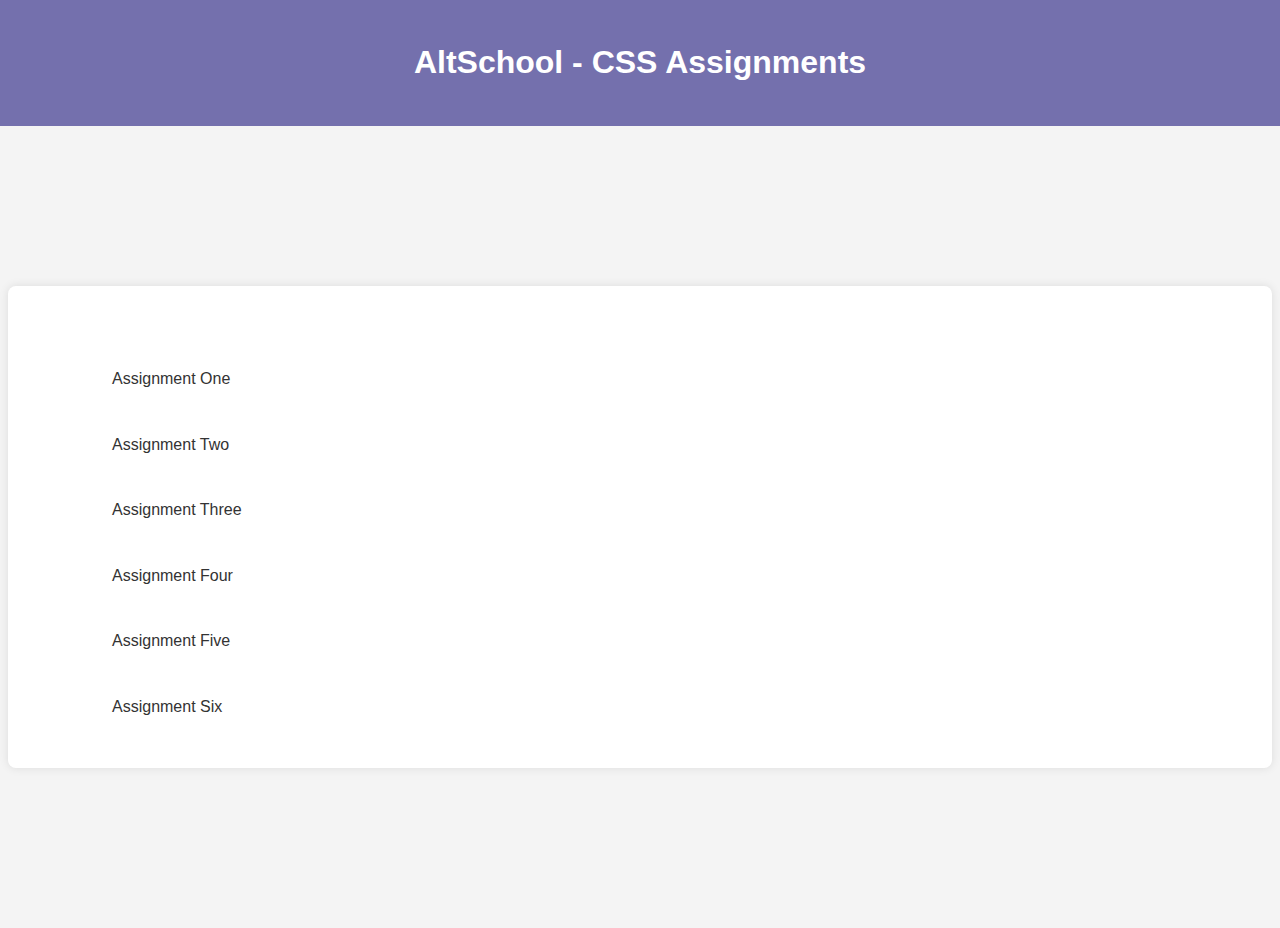
<file: index.html>
<!DOCTYPE html>
<html lang="en">
<head>
    <meta charset="UTF-8">
    <meta name="viewport" content="width=device-width, initial-scale=1.0">
    <title>Altshcool - CSS Assignments</title>
    <link rel="stylesheet" href="styles.css">
</head>
<body>
    <header>
        <h1>AltSchool - CSS Assignments</h1>
    </header>

    <div class="home-container">
        <ul>
            <li><a href="./assignment_one/index.html">Assignment One</a></li>
            <li><a href="./assignment_two/">Assignment Two</a></li>
            <li><a href="./assignment_three/">Assignment Three</a></li>
            <li><a href="./assignment_four/">Assignment Four</a></li>
            <li><a href="./assignment_five/">Assignment Five</a></li>
            <li><a href="./assignment_six/">Assignment Six</a></li>
        </ul>
    </div>
    
</body>
</html>
</file>
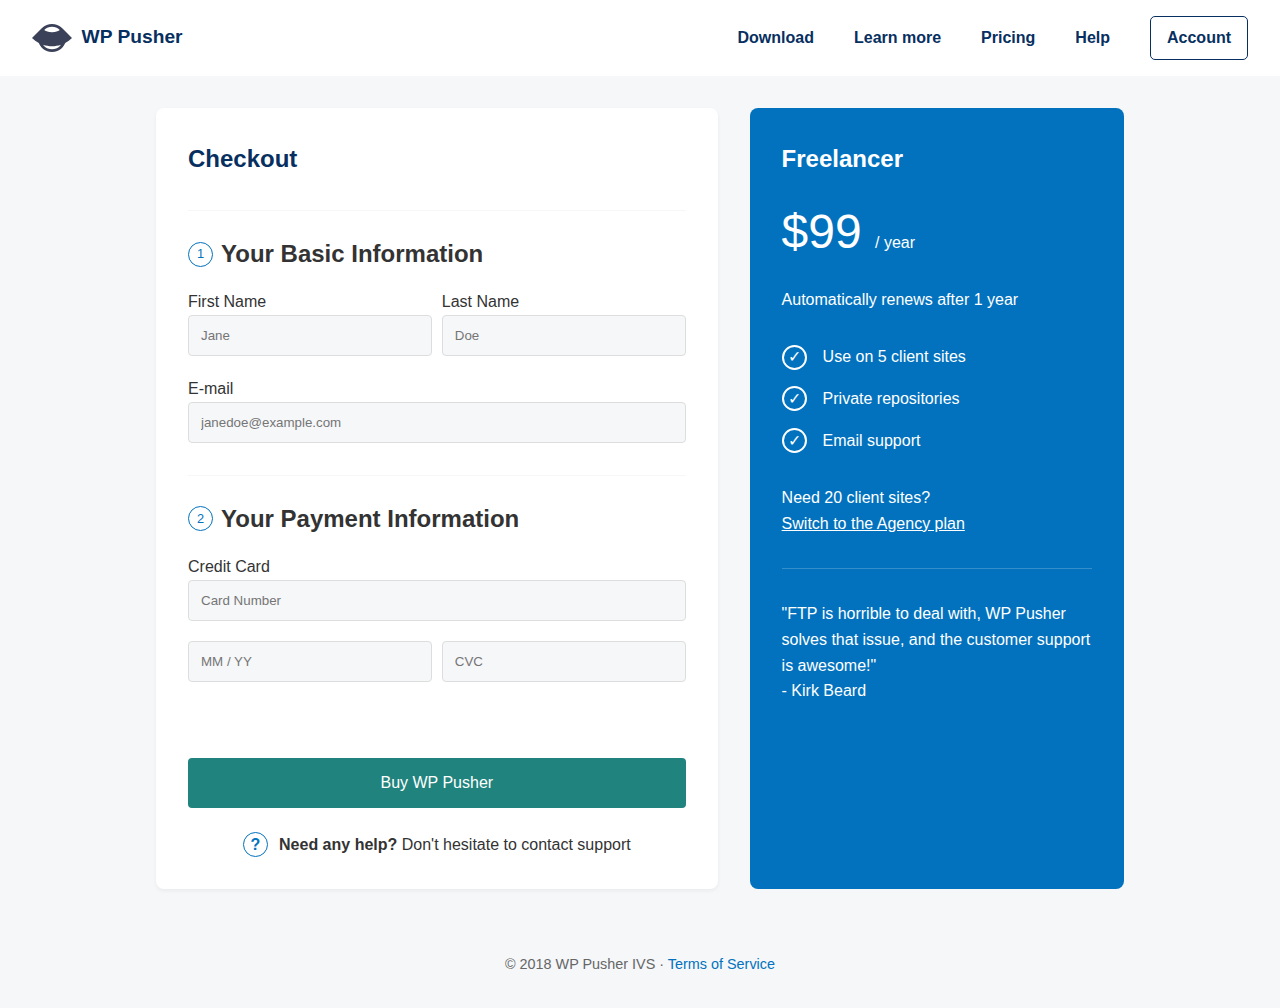
<file: assignment_five/index.html>
<!DOCTYPE html>
<html lang="en">
<head>
    <meta charset="UTF-8">
    <meta name="viewport" content="width=device-width, initial-scale=1.0">
    <title>WP Pusher</title>
    <link rel="stylesheet" href="styles.css">
</head>
<body>
    <header class="header">
        <div class="logo">
            <img src="../assets/logoipsum-294_wp-pusher.svg" alt="WP Pusher Logo">
            WP Pusher
        </div>
        <nav>
            <a href="#">Download</a>
            <a href="#">Learn more</a>
            <a href="#">Pricing</a>
            <a href="#">Help</a>
            <a href="#" class="account-nav">Account</a>
        </nav>
    </header>

    <main class="container">
        <div class="checkout">
            <h1>Checkout</h1>
            
            <div class="form-section">
                <div class="section-header">
                    <span class="header-number">1</span>
                    <h2>Your Basic Information</h2>
                </div>

                <div>
                    <div class="input-group">
                        <div class="input-field">
                            <label id="name-label" for="first-name">First Name</label>
                            <input id="first-name" type="text" placeholder="Jane" />
                        </div>
                        <div class="input-field">
                            <label id="name-label" for="last-name">Last Name</label>
                            <input id="last-name" type="text" placeholder="Doe" />
                        </div>
                    </div>

                    <!-- update class -->
                    <div class="input-field"> 
                        <label id="email-label" for="email">E-mail</label>
                        <input id="email" type="email" placeholder="janedoe@example.com">
                    </div>
                </div>
            </div>

            <div class="form-section">
                <div class="section-header">
                    <span class="header-number">2</span>
                    <h2>Your Payment Information</h2>
                </div>
                <div>
                    <div class="input-field">
                        <label for="card">Credit Card</label>
                        <input id="card" type="text" placeholder="Card Number">
                    </div>
                    <div class="input-group">
                        <div class="input-field">
                            <input type="text" placeholder="MM / YY">
                        </div>
                        <div class="input-field">
                            <input type="text" placeholder="CVC">
                        </div>
                    </div>
                    
                </div>
            </div>

            <button class="buy-btn">Buy WP Pusher</button>

            <div class="help">
                <span class="header-number">?</span>
                <p><span>Need any help?</span> Don't hesitate to contact support</p>
            </div>
        </div>

        <div class="pricing">
            <h2>Freelancer</h2>
            <div class="price">$99 <span>/ year</span></div>
            <p>Automatically renews after 1 year</p>

            <ul class="features">
                <li><span>✓</span> Use on 5 client sites</li>
                <li><span>✓</span> Private repositories</li>
                <li><span>✓</span> Email support</li>
            </ul>

            <div class="switch">
                <p>Need 20 client sites? <br> <a href="#" class="switch-plan">Switch to the Agency plan</a></p>
            </div>
            

            <div class="testimonial">
                <p>"FTP is horrible to deal with, WP Pusher solves that issue, and the customer support is awesome!"</p>
                <p>- Kirk Beard</p>
            </div>
        </div>
    </main>

    <footer>
        © 2018 WP Pusher IVS · <a href="#">Terms of Service</a>
    </footer>
</body>
</html>
</file>
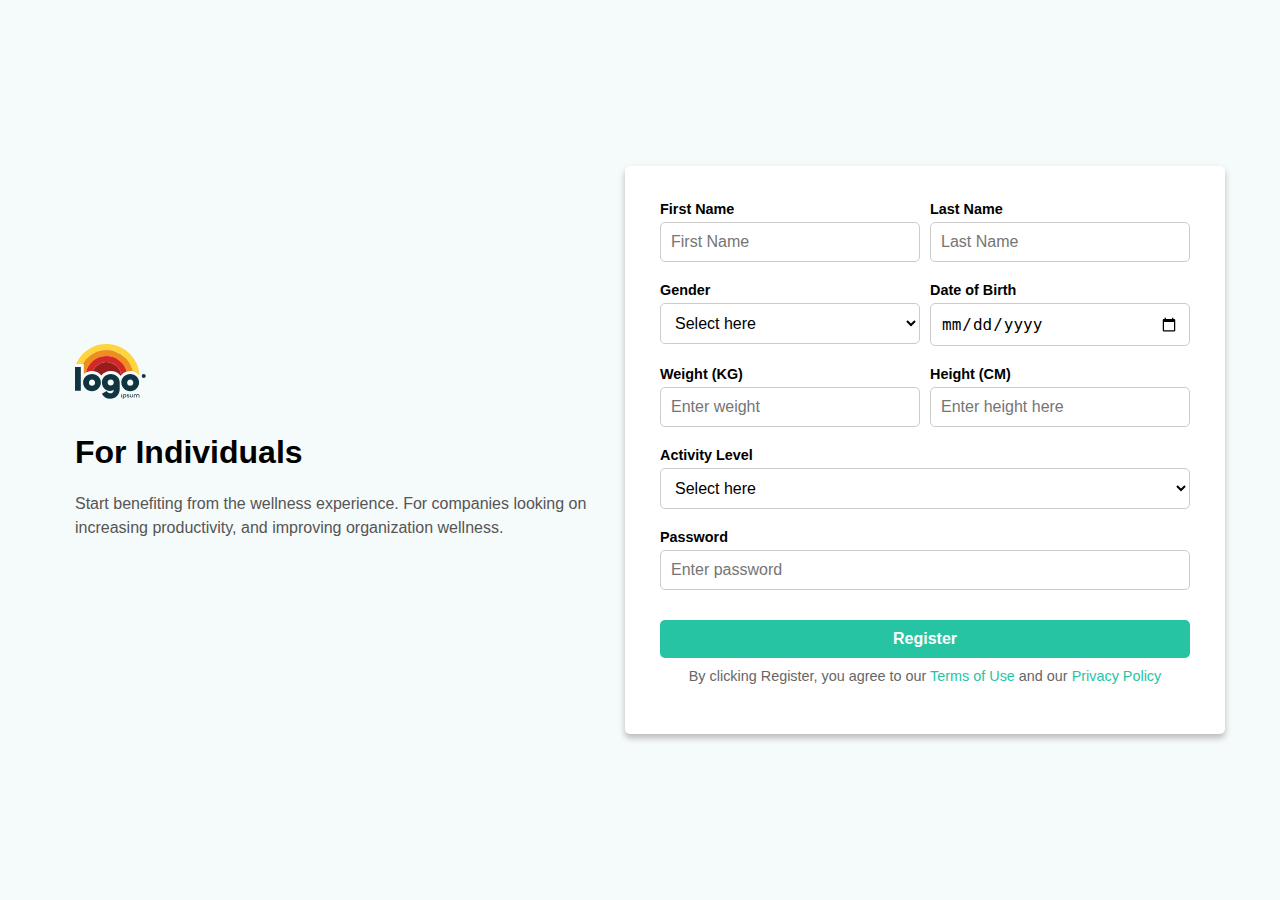
<file: assignment_four/index.html>
<!DOCTYPE html>
<html lang="en">

<head>
    <meta charset="UTF-8" />
    <meta name="viewport" content="width=device-width, initial-scale=1.0" />
    <title>Web Development Training</title>
    <link rel="stylesheet" href="styles.css" />
</head>

<body>
    <div class="container">
        <div class="left">
            <img src="../assets/logoipsum-331.svg" alt="placeholder logo" class="logo" />
            <h1>For Individuals</h1>
            <p>
                Start benefiting from the wellness experience. For companies looking
                on increasing productivity, and improving organization wellness.
            </p>
        </div>

        <div class="right">
            <form id="Registration-form">
                <div class="input-group">
                    <div class="input-field">
                        <label id="name-label" for="first-name">First Name</label>
                        <input id="first-name" type="text" placeholder="First Name" />
                    </div>
                    <div class="input-field">
                        <label id="name-label" for="last-name">Last Name</label>
                        <input id="last-name" type="text" placeholder="Last Name" />
                    </div>
                </div>

                <div class="input-group">
                    <div class="input-field">
                        <label for="gender">Gender</label>
                        <select id="gender">
                            <option value="select">Select here</option>
                            <option value="male">Male</option>
                            <option value="female">Female</option>
                        </select>
                    </div>
                    <div class="input-field">
                        <label id="dob-label" for="dob">Date of Birth</label>
                        <input type="date" id="dob" onfocus="this.type='date'" onblur="if(this.value===''){this.type='text'}" placeholder="Select here">
                    </div>
                </div>

                <div class="input-group">
                    <div class="input-field">
                        <label id="weight-label" for="weight">Weight (KG)</label>
                        <input id="weight" type="number" placeholder="Enter weight" required />
                    </div>
                    <div class="input-field">
                        <label id="height-label" for="height">Height (CM)</label>
                        <input id="height" type="number" placeholder="Enter height here" required />
                    </div>
                </div>

                <div class="input-field">
                    <label for="activity">Activity Level</label>
                <select id="activity">
                    <option value="select">Select here</option>
                    <option value="sedentary">Sedentary</option>
                    <option value="moderate">Moderate</option>
                    <option value="active">Active</option>
                </select>
                </div>

                <div class="input-field">
                    <label for="password">Password</label>
                <input id="password" type="password" placeholder="Enter password" required />
                </div>

                <button id="register" type="submit">Register</button>

                <p class="terms">
                    By clicking Register, you agree to our
                    <a href="#">Terms of Use</a> and our <a href="#">Privacy Policy</a>
                </p>
            </form>
        </div>
    </div>
</body>

</html>
</file>
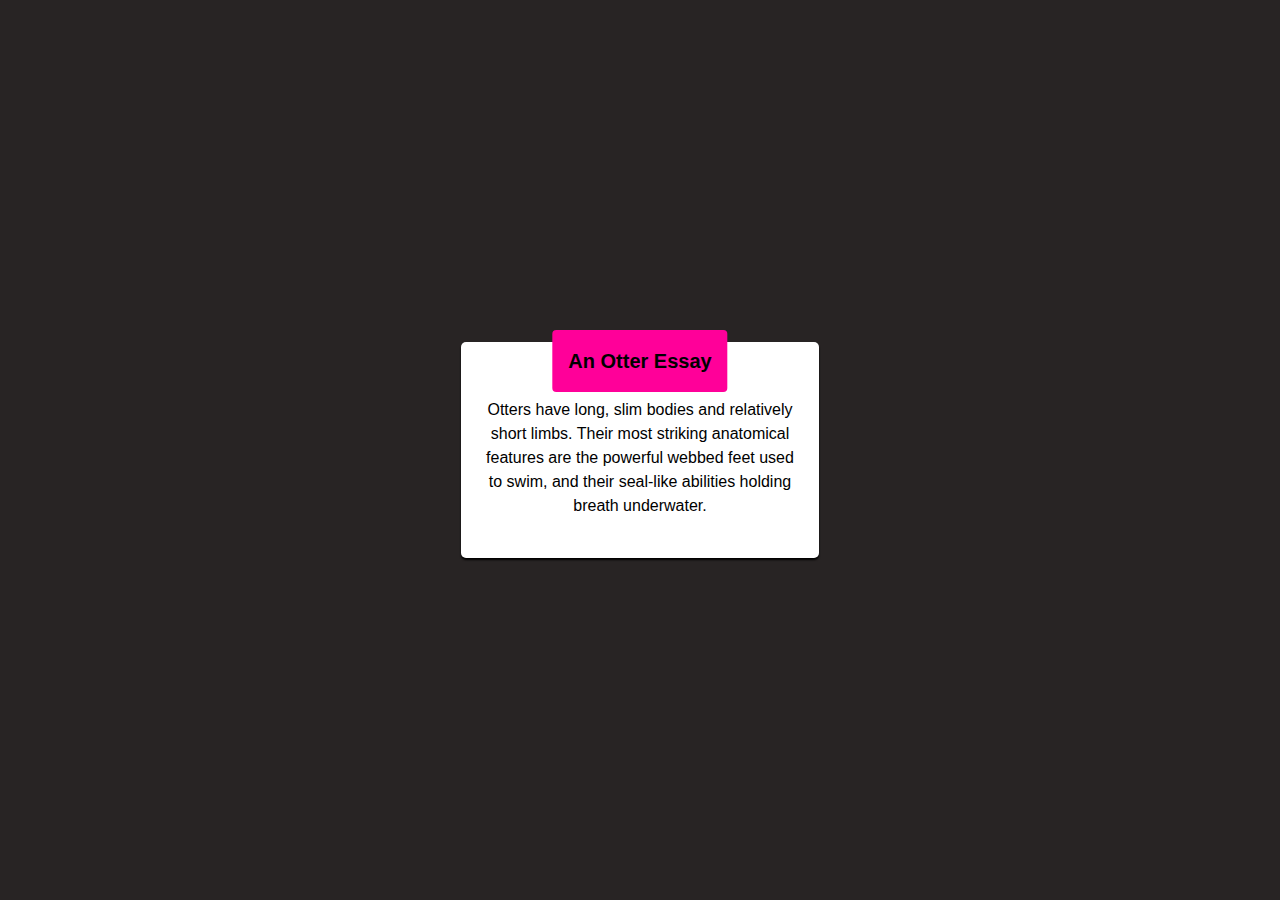
<file: assignment_one/index.html>
<!DOCTYPE html>
<html lang="en">
<head>
    <meta charset="UTF-8">
    <meta name="viewport" content="width=device-width, initial-scale=1.0">
    <title>Otter Essay</title>
    <link rel="stylesheet" href="styles.css">
</head>
<body>
    <div class="card">
        <h1>An Otter Essay</h1>
        <p>Otters have long, slim bodies and relatively short limbs. Their most striking anatomical features are the powerful webbed feet used to swim, and their seal-like abilities holding breath underwater.</p>
    </div>
</body>
</html>
</file>
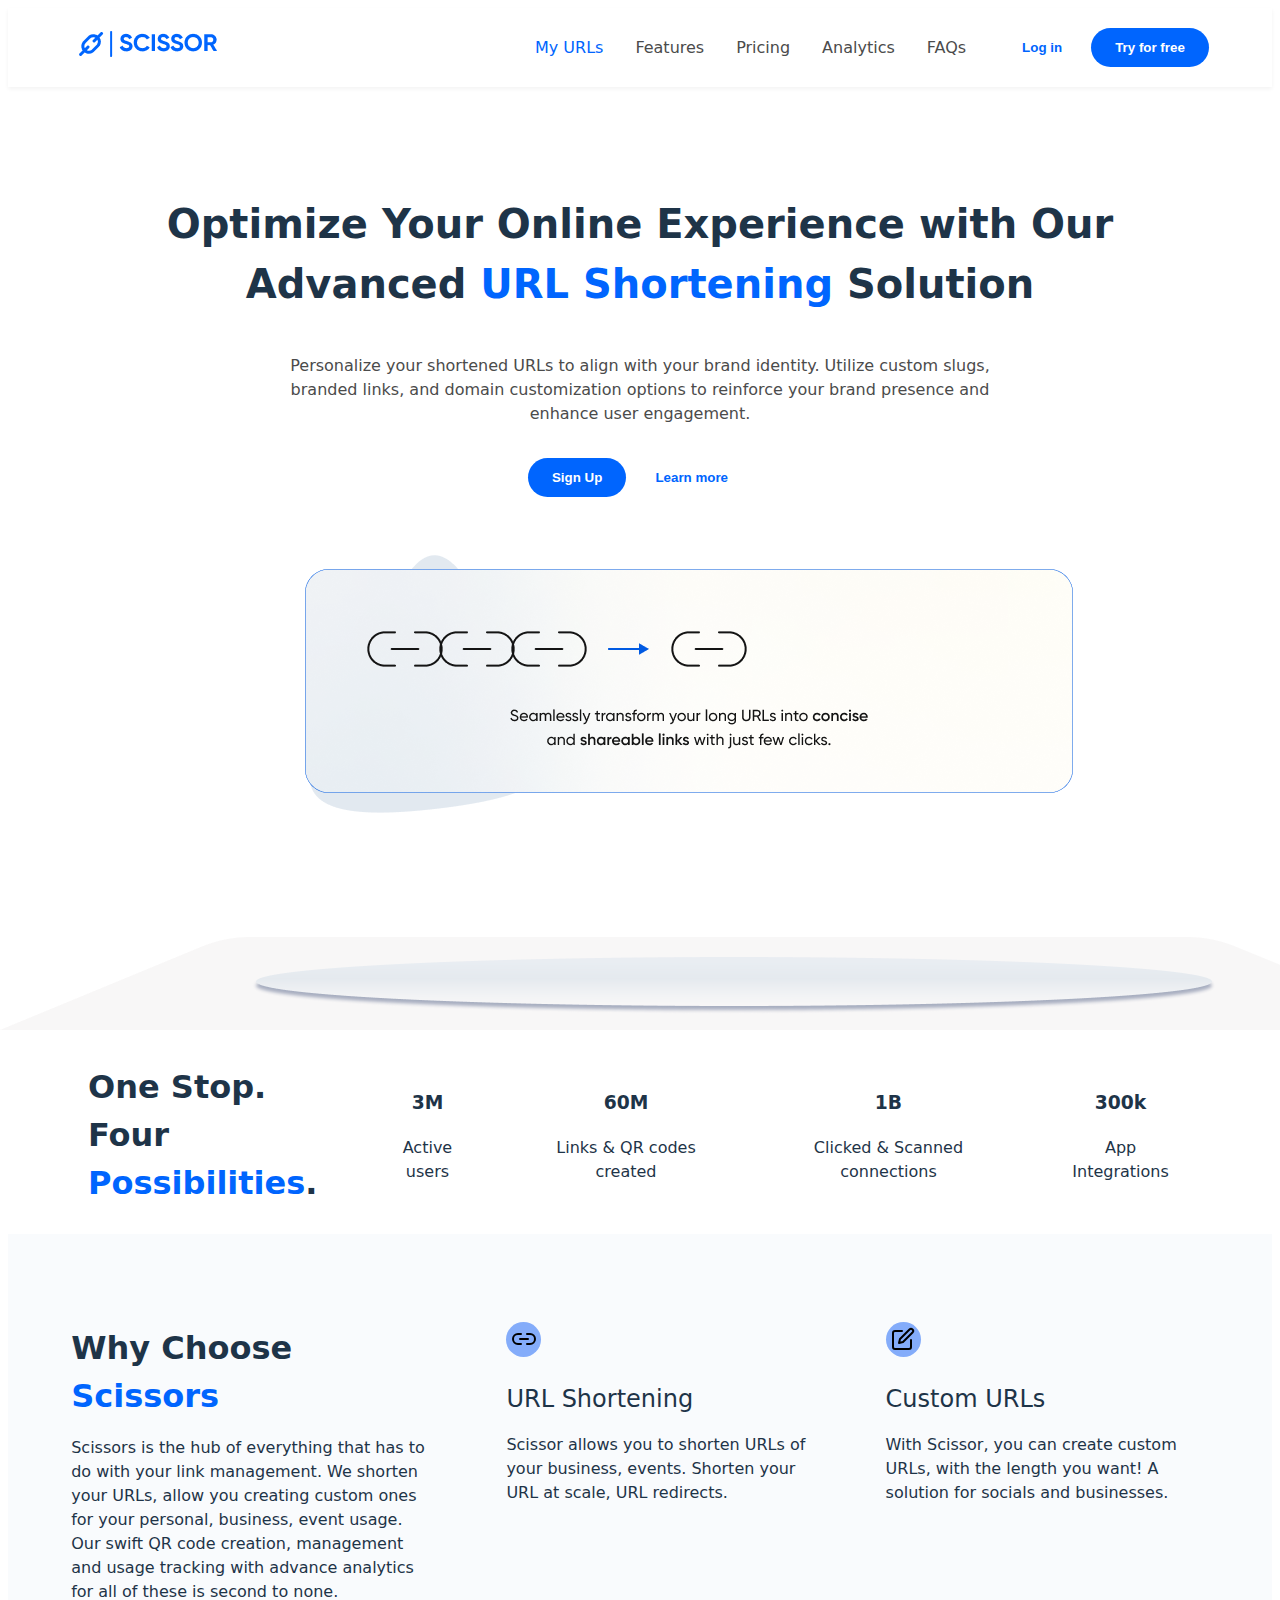
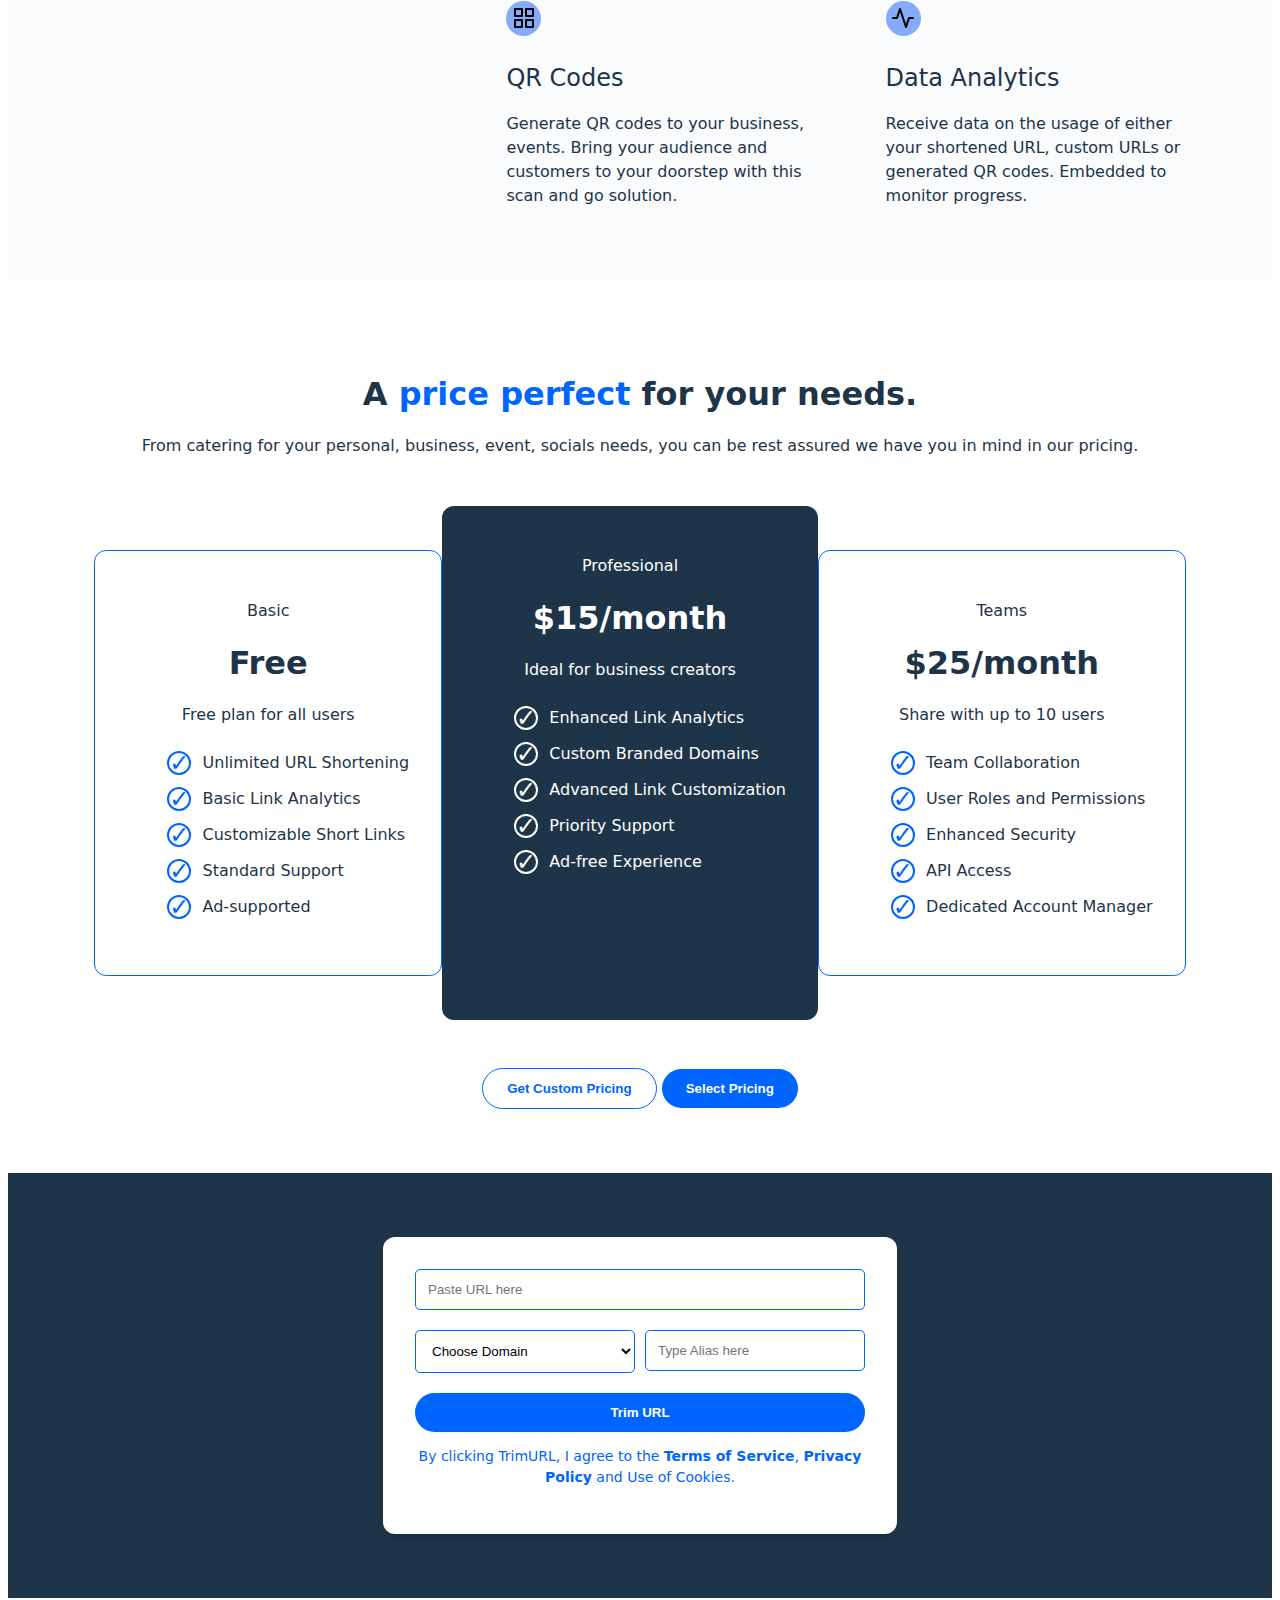
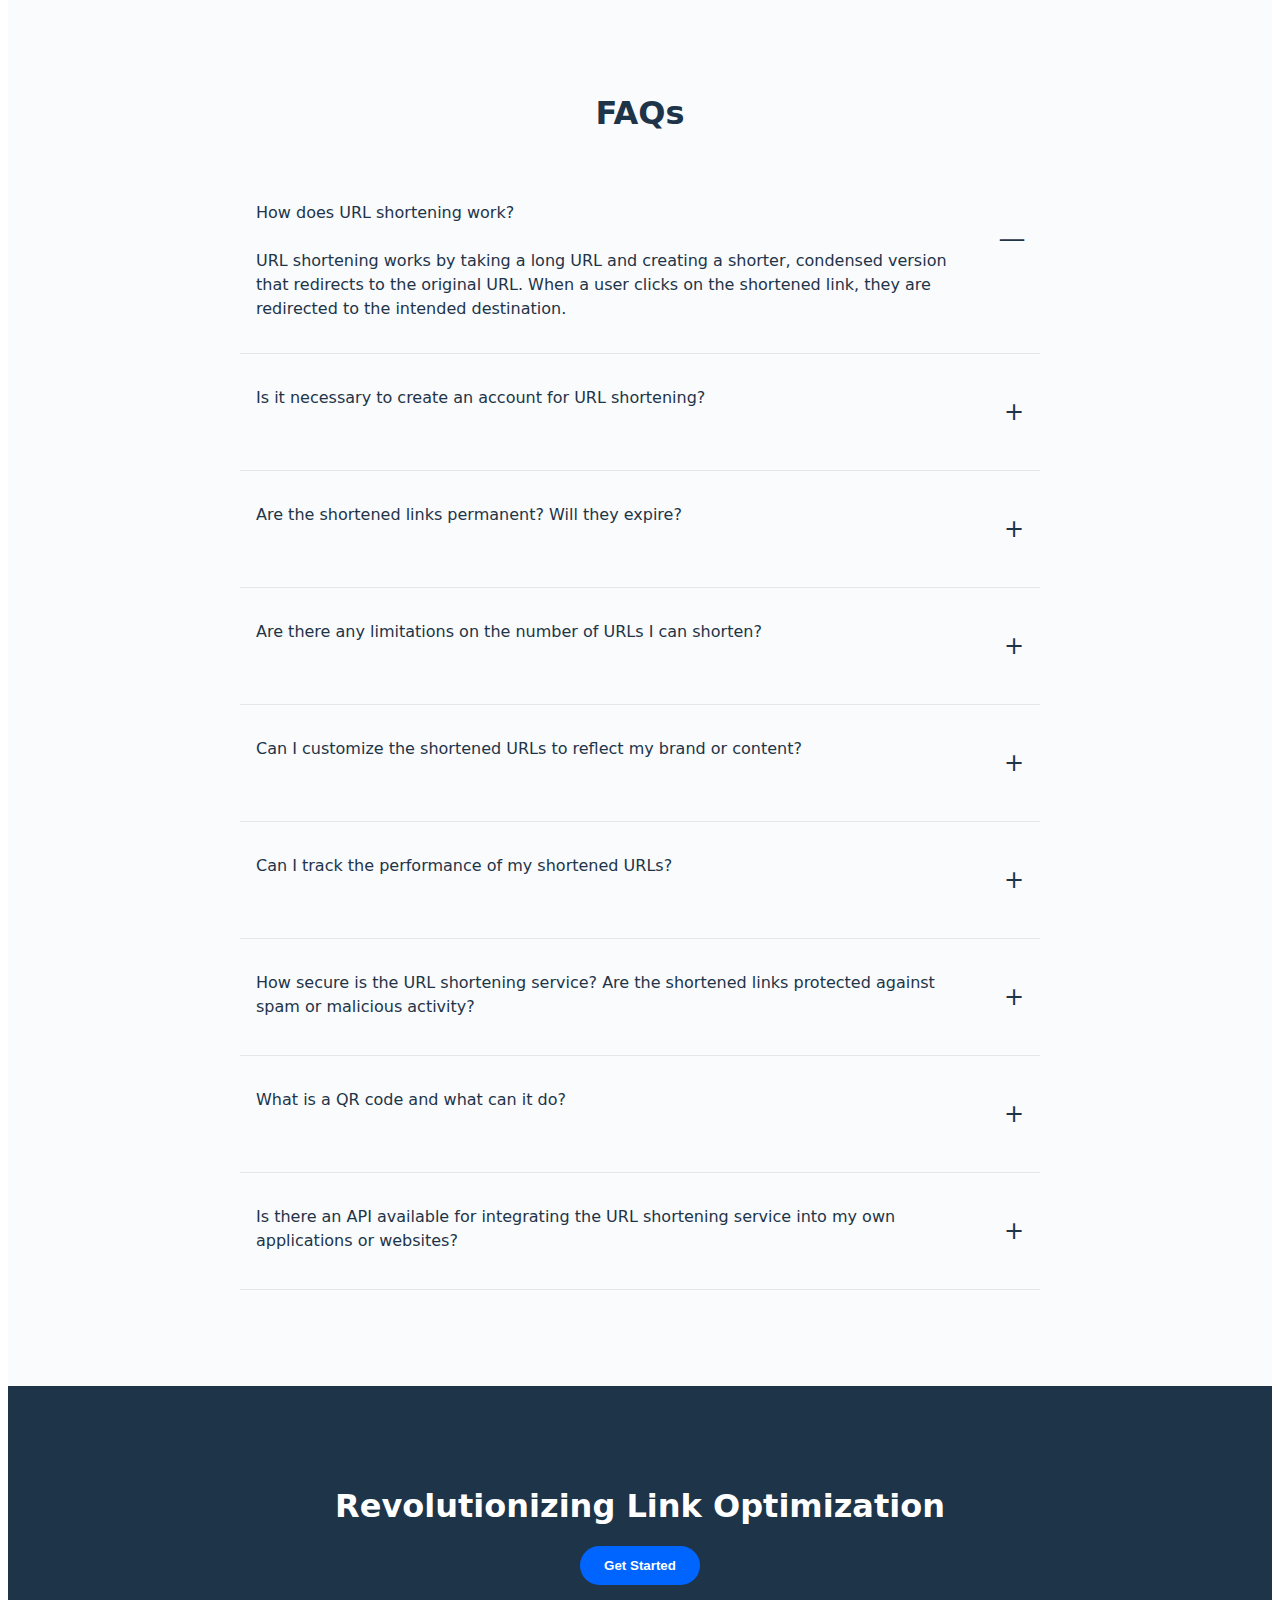
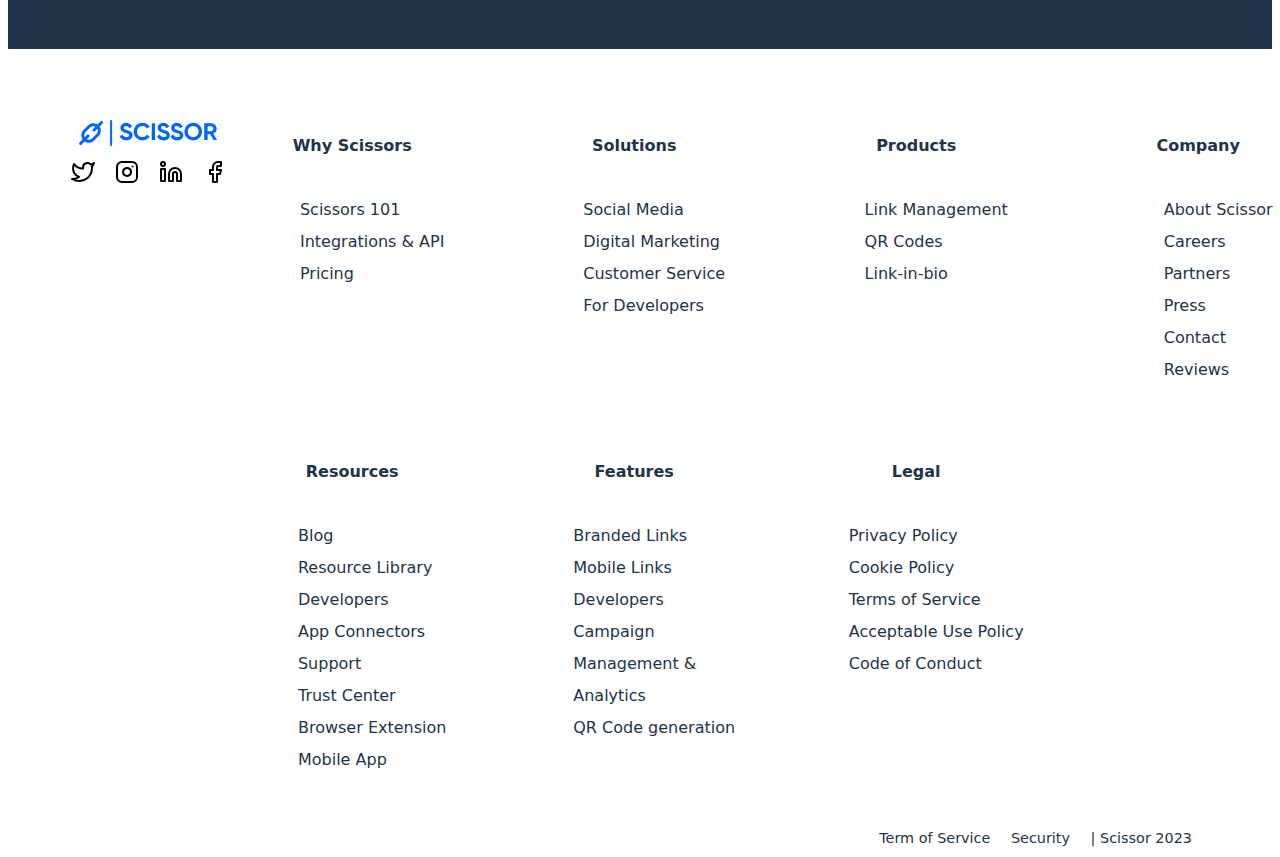
<file: assignment_six/index.html>
<!DOCTYPE html>
<html lang="en">
<head>
    <meta charset="UTF-8">
    <meta name="viewport" content="width=device-width, initial-scale=1.0">
    <title>Scissors</title>
    <link rel="stylesheet" href="styles.css">
</head>
<body>
    <header class="header">
        <div class="logo"><img src="/assets/scissor_logo.png" alt="Scissor Logo"></div>
        <nav class="nav">
            <div class="nav-links">
                <a class="selected" href="#">My URLs</a>
                <a href="#">Features</a>
                <a href="#">Pricing</a>
                <a href="#">Analytics</a>
                <a href="#">FAQs</a>
            </div>
            <div class="btn-group">
                <button class="btn btn-simple">Log in</button>
                <button class="btn btn-filled">Try for free</button>
            </div>
            
        </nav>
    </header>

    <section class="hero">
        <h1>Optimize Your Online Experience with Our <br> Advanced <span>URL Shortening</span> Solution</h1>
        <p>
            Personalize your shortened URLs to align with your brand identity. Utilize custom slugs, branded links, 
            and domain customization options to reinforce your brand presence and enhance user engagement.
        </p>
        <div>
            <button class="btn btn-filled">Sign Up</button>
            <button class="btn btn-simple">Learn more</button>
        </div>
        
        <div class="demo">
            <img src="/assets/demo.png" alt="URL shortening demonstration">
        </div>

        <div class="tile">
            <img src="/assets/tile.png" alt="">
        </div>
    </section>

    <section class="stats">
        <div class="stats-header">
            <h2>
                One Stop. <br>
                Four <span>Possibilities</span>.
            </h2>
        </div>

        <div class="stat-items">
            <div class="stat-item">
                <h3>3M</h3>
                <p>Active users</p>
            </div>
            <div class="stat-item">
                <h3>60M</h3>
                <p>Links & QR codes created</p>
            </div>
            <div class="stat-item">
                <h3>1B</h3>
                <p>Clicked & Scanned connections</p>
            </div>
            <div class="stat-item">
                <h3>300k</h3>
                <p>App Integrations</p>
            </div>
        </div>
    </section>

    <section class="features">
        <div class="features-header">
            <h2>Why Choose <span>Scissors</span></h2>
            <p>
                Scissors is the hub of everything that has to do with your link management. 
                We shorten your URLs, allow you creating custom ones for your personal, business, event usage. 
                Our swift QR code creation, management and usage tracking with advance analytics for all of these is second to none.
            </p>
        </div>

        </div>

        <div class="features-grid">
            <div class="feature-card">
                <div><img src="/assets/link-2.svg" alt=""></div>
                <h3>URL Shortening</h3>
                <p>Scissor allows you to shorten URLs of your business, events. Shorten your URL at scale, URL redirects.</p>
            </div>
            <div class="feature-card">
                <div><img src="/assets/edit.svg" alt=""></div>
                <h3>Custom URLs</h3>
                <p>With Scissor, you can create custom URLs, with the length you want! A solution for socials and businesses.</p>
            </div>
            <div class="feature-card">
                <div><img src="/assets/grid.svg" alt=""></div>
                <h3>QR Codes</h3>
                <p>Generate QR codes to your business, events. Bring your audience and customers to your doorstep with this scan and go solution.</p>
            </div>
            <div class="feature-card">
                <div><img src="/assets/activity.svg" alt=""></div>
                <h3>Data Analytics</h3>
                <p>Receive data on the usage of either your shortened URL, custom URLs or generated QR codes. Embedded to monitor progress.</p>
            </div>
        </div>
    </section>

    <section class="pricing">
        <div class="pricing-header">
            <h2>A <span>price perfect</span> for your needs.</h2>
            <p>From catering for your personal, business, event, socials needs, you can be rest assured we have you in mind in our pricing.</p>
        </div>
        
        <div class="pricing-grid">
            <div class="price-card">
                <p>Basic</p>
                <h3 class="price">Free</h3>
                <p>Free plan for all users</p>
                <ul class="features-list">
                    <li><span>✓</span> Unlimited URL Shortening</li>
                    <li><span>✓</span> Basic Link Analytics</li>
                    <li><span>✓</span> Customizable Short Links</li>
                    <li><span>✓</span> Standard Support</li>
                    <li><span>✓</span> Ad-supported</li>
                </ul>
            </div>
            <div class="price-card featured">
                <p>Professional</p>
                <h3 class="price">$15/month</h3>
                <p>Ideal for business creators</p>
                <ul class="features-list">
                    <li><span>✓</span> Enhanced Link Analytics</li>
                    <li><span>✓</span> Custom Branded Domains</li>
                    <li><span>✓</span> Advanced Link Customization</li>
                    <li><span>✓</span> Priority Support</li>
                    <li><span>✓</span>Ad-free Experience</li>
                </ul>
            </div>
            <div class="price-card">
                <p>Teams</p>
                <h3 class="price">$25/month</h3>
                <p>Share with up to 10 users</p>
                <ul class="features-list">
                    <li><span>✓</span> Team Collaboration</li>
                    <li><span>✓</span> User Roles and Permissions</li>
                    <li><span>✓</span> Enhanced Security</li>
                    <li><span>✓</span> API Access</li>
                    <li><span>✓</span> Dedicated Account Manager</li>
                </ul>
            </div>
        </div>

        <div class="btn-group">
            <button class="btn btn-simple btn-outline">Get Custom Pricing</button>
            <button class="btn btn-filled">Select Pricing</button>
        </div>
    </section>

    <section class="url-shortener">
        <form>
            <div class="input-field">
                <input id="url" type="text" placeholder="Paste URL here">
            </div>
            <div class="input-group">
                <div class="input-field">
                    <select id="domain">
                        <option value="choose-domain">Choose Domain</option>
                    </select>
                </div>
                <div class="input-field">
                    <input type="text" placeholder="Type Alias here">
                </div>
            </div>
            <button class="btn btn-filled">Trim URL</button>
            <p class="terms">By clicking TrimURL, I agree to the <a href="#">Terms of Service</a>, <a href="#">Privacy Policy</a> and Use of Cookies.</p>
        </form>
    </section>

    <section class="faq">
        <h2>FAQs</h2>
        <div class="faq-list">
            <div class="faq-item">
                <p>How does URL shortening work? <br><br>
                    <span>
                        URL shortening works by taking a long URL and creating a shorter, condensed version that redirects to the original URL.
                        When a user clicks on the shortened link, they are redirected to the intended destination.
                    </span>
                </p>
                <p class="plus">__</p>
            </div>
            <div class="faq-item">
                <p>Is it necessary to create an account for URL shortening?</p>
                <p class="plus">+</p>
            </div>
            <div class="faq-item">
                <p>Are the shortened links permanent? Will they expire?</p>
                <p class="plus">+</p>
            </div>
            <div class="faq-item">
                <p>Are there any limitations on the number of URLs I can shorten?</p>
                <p class="plus">+</p>
            </div>
            <div class="faq-item">
                <p>Can I customize the shortened URLs to reflect my brand or content? </p>
                <p class="plus">+</p>
            </div>
            <div class="faq-item">
                <p>Can I track the performance of my shortened URLs? </p>
                <p class="plus">+</p>
            </div>
            <div class="faq-item">
                <p>How secure is the URL shortening service? Are the shortened links protected against spam or malicious activity?</p>
                <p class="plus">+</p>
            </div>
            <div class="faq-item">
                <p>What is a QR code and what can it do?</p>
                <p class="plus">+</p>
            </div>
            <div class="faq-item">
                <p>Is there an API available for integrating the URL shortening service into my own applications or websites?</p>
                <p class="plus">+</p>
            </div>
        </div>
    </section>

    <section class="revolution">
        <h3>Revolutionizing Link Optimization</h3>
        <button class="btn btn-filled">Get Started</button>
    </section>

    <footer class="footer">
        <div class="footer-header">
            <div class="logo"><img src="/assets/scissor_logo.png" alt="Scissor Logo"></div>
            <div class="footer-links">
                <img src="/assets/twitter.svg" alt="twitter-logo">
                <img src="/assets/instagram.svg" alt="instagram-logo">
                <img src="/assets/linkedin.svg" alt="linkedin-logo">
                <img src="/assets/facebook.svg" alt="facebook-logo">
            </div>
        </div>

        <div class="footer-grid">
            <div class="footer-links">
                <h4>Why Scissors</h4>
                <ul>
                    <li><a href="#">Scissors 101</a></li>
                    <li><a href="#">Integrations & API</a></li>
                    <li><a href="#">Pricing</a></li>
                </ul>
            </div>
            <div class="footer-links">
                <h4>Solutions</h4>
                <ul>
                    <li><a href="#">Social Media</a></li>
                    <li><a href="#">Digital Marketing</a></li>
                    <li><a href="#">Customer Service</a></li>
                    <li><a href="#">For Developers</a></li>
                </ul>
            </div>
            <div class="footer-links">
                <h4>Products</h4>
                <ul>
                    <li><a href="#">Link Management</a></li>
                    <li><a href="#">QR Codes</a></li>
                    <li><a href="#">Link-in-bio</a></li>
                </ul>
            </div>
            <div class="footer-links">
                <h4>Company</h4>
                <ul>
                    <li><a href="#">About Scissor</a></li>
                    <li><a href="#">Careers</a></li>
                    <li><a href="#">Partners</a></li>
                    <li><a href="#">Press</a></li>
                    <li><a href="#">Contact</a></li>
                    <li><a href="#">Reviews</a></li>
                </ul>
            </div>
            <div class="footer-links">
                <h4>Resources</h4>
                <ul>
                    <li><a href="#">Blog</a></li>
                    <li><a href="#">Resource Library</a></li>
                    <li><a href="#">Developers</a></li>
                    <li><a href="#">App Connectors</a></li>
                    <li><a href="#">Support</a></li>
                    <li><a href="#">Trust Center</a></li>
                    <li><a href="#">Browser Extension</a></li>
                    <li><a href="#">Mobile App</a></li>
                </ul>
            </div>
            <div class="footer-links">
                <h4>Features</h4>
                <ul>
                    <li><a href="#">Branded Links</a></li>
                    <li><a href="#">Mobile Links</a></li>
                    <li><a href="#">Developers</a></li>
                    <li><a href="#">Campaign</a></li>
                    <li><a href="#">Management &</a></li>
                    <li><a href="#">Analytics</a></li>
                    <li><a href="#">QR Code generation</a></li>
                </ul>
            </div>
            <div class="footer-links">
                <h4>Legal</h4>
                <ul>
                    <li><a href="#">Privacy Policy</a></li>
                    <li><a href="#">Cookie Policy</a></li>
                    <li><a href="#">Terms of Service</a></li>
                    <li><a href="#">Acceptable Use Policy</a></li>
                    <li><a href="#">Code of Conduct</a></li>
                </ul>
            </div>
        </div>
        
    </footer>

    <div class="footer-bottom">
        <span>Term of Service</span>
        <a href="#">Security</a>
        <a href="#">|  Scissor 2023</a>
    </div>
</body>
</html>
</file>
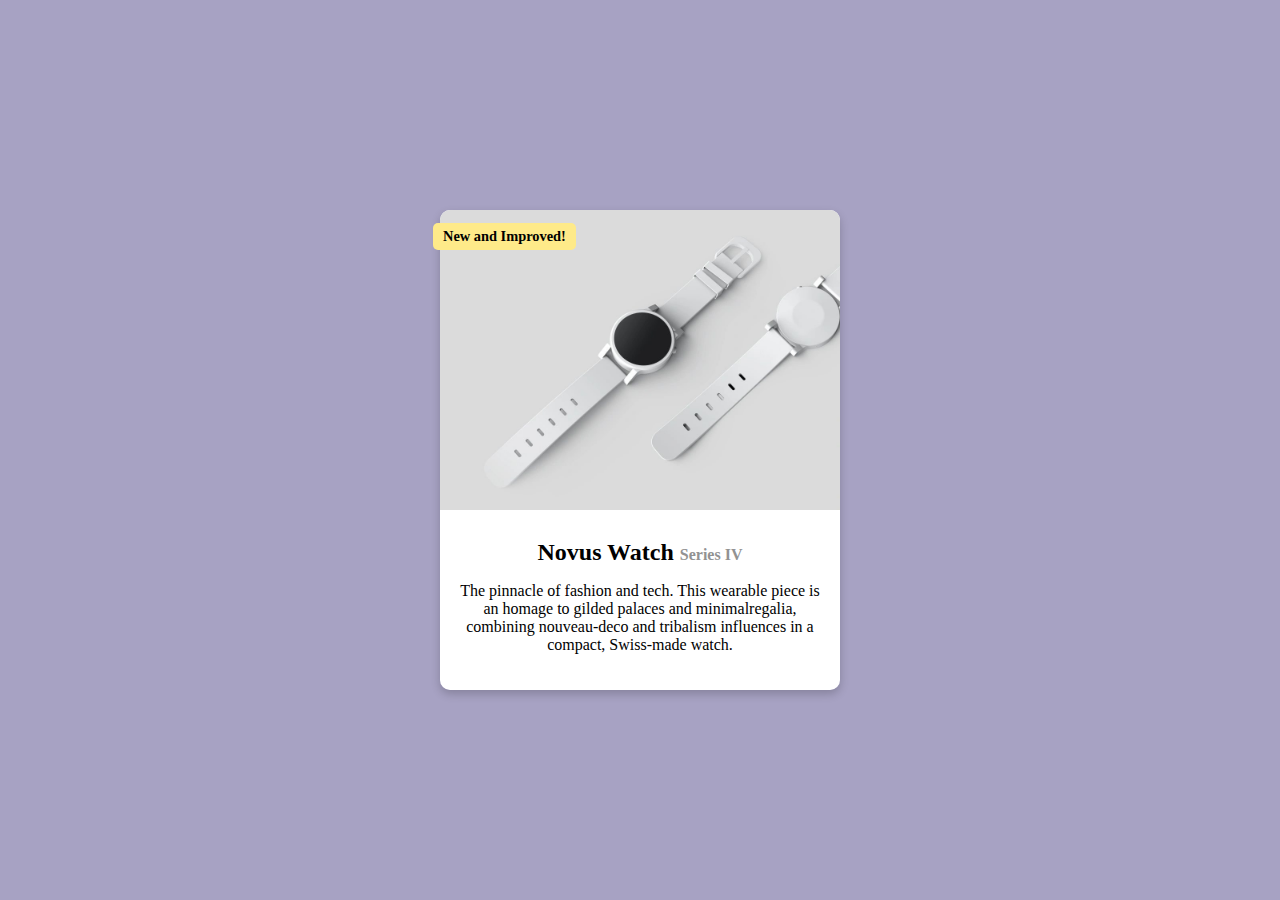
<file: assignment_three/index.html>
<!DOCTYPE html>
<html lang="en">
<head>
    <meta charset="UTF-8">
    <meta name="viewport" content="width=device-width, initial-scale=1.0">
    <title>Novus Watch</title>
    <link rel="stylesheet" href="styles.css">
</head>
<body>
    <div class="container">
        <div class="card">
            <h2 class="improved">New and Improved!</h2>
            <img src="../assets/novus watch series_IV.jpg" alt="Novus Watch Series IV">
            <div class="content">
                <h1>Novus Watch <span>Series IV</span></h1>
                <p>The pinnacle of fashion and tech. This wearable piece is an homage to gilded palaces and minimalregalia, 
                    combining nouveau-deco and tribalism influences in a compact, Swiss-made watch.
                </p>
            </div>
        </div>
    </div>
</body>
</html>
</file>
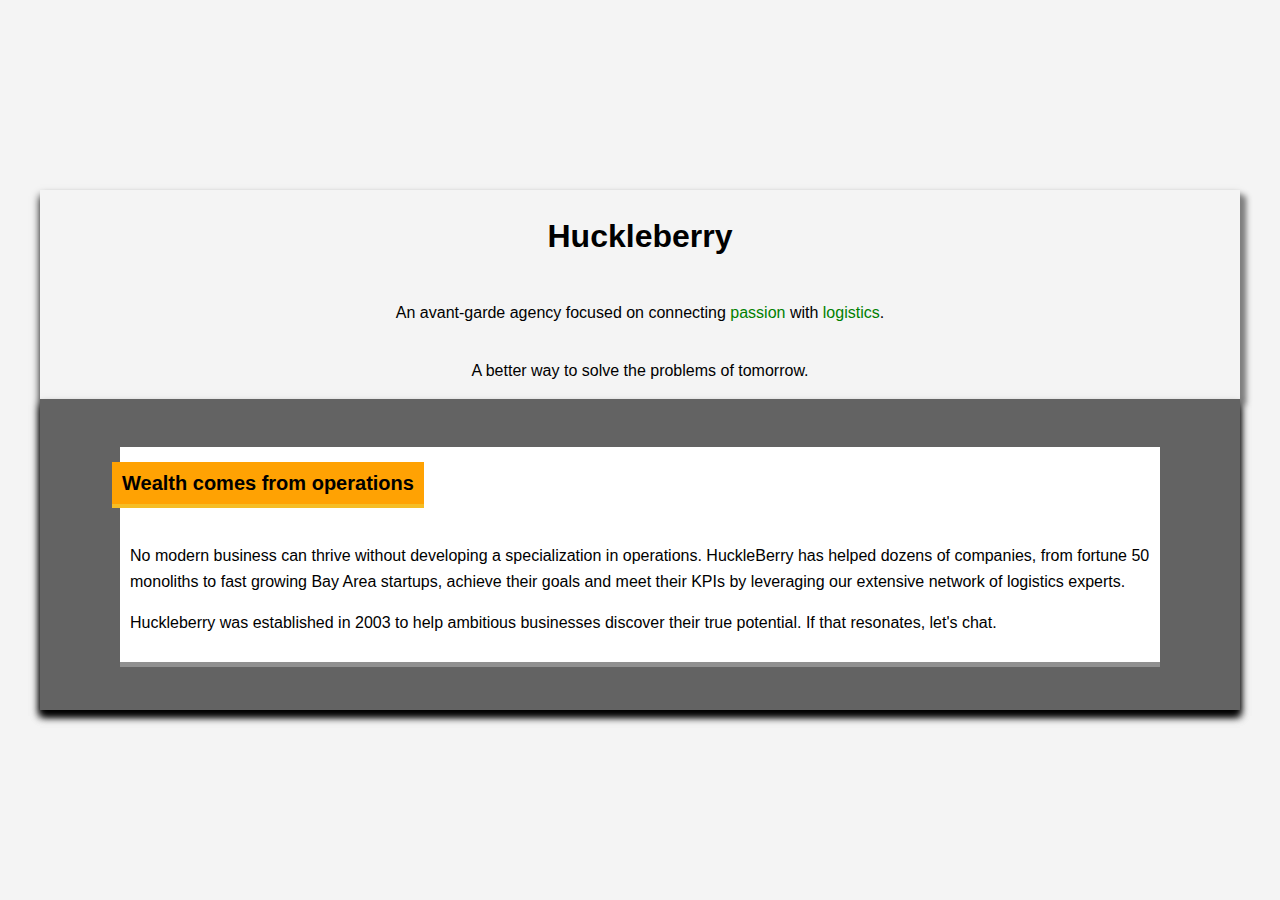
<file: assignment_two/index.html>
<!DOCTYPE html>
<html lang="en">
<head>
    <meta charset="UTF-8">
    <meta name="viewport" content="width=device-width, initial-scale=1.0">
    <title>HuckleBerry</title>
    <link rel="stylesheet" href="styles.css">
</head>
<body>
    <div class="container">
        <div class="container-one">
            <h1>Huckleberry</h1>
            <p>An avant-garde agency focused on connecting <span class="green">passion</span> with <span class="green">logistics</span>.</p>
            <p>A better way to solve the problems of tomorrow.</p>
        </div>
        <div class="container-two">
            <div class="card">
                <h1>Wealth comes from operations</h1>
                <p>No modern business can thrive without developing a specialization in operations.
                    HuckleBerry has helped dozens of companies, from fortune 50 monoliths to fast growing Bay Area startups, achieve their goals and meet their KPIs by leveraging our extensive network of logistics experts.
                </p>
                <p>Huckleberry was established in 2003 to help ambitious businesses discover their true potential. If that resonates, let's chat.</p>
            </div>
        </div>
    </div>
    
</body>
</html>
</file>
<file: styles.css>
body {
    font-family: Arial, sans-serif;
    line-height: 1.6;
    margin: 0;
    padding: 0;
    background-color: #f4f4f4;
}

.home-container {
    padding: 2em;
    background-color: #fff;
    margin: 10em auto;
    align-self: center;
    max-width: 1200px;
    box-shadow: 0 0 10px rgba(0, 0, 0, 0.1);
    border-radius: 8px;
}

header {
    background-color: #17107a93;
    color: #fff;
    padding: 1em;
    text-align: center;
}

ul {
    list-style-type: none;
    margin-left: 2em;
}

ul li {
    margin-bottom: 0.5em;
}

div a {
    display: inline-block;
    margin-top: 2em;
    color: #333;
    text-decoration: none;
}

div a:hover {
    text-decoration: underline;
}
</file>
<file: assignment_five/styles.css>
:root {
    --primary-color: #072F5F;
    --secondary-color: #0272be;
    --light-color: #f5f7f9;
    --dark-color: #333;
    --white-color: #fff;
}

* {
    margin: 0;
    padding: 0;
    box-sizing: border-box;
}

body {
    font-family: 'Segoe UI', 'Roboto', sans-serif;
    background-color: var(--light-color);
    color: #333;
    line-height: 1.6;
}

.header {
    padding: 1rem 2rem;
    display: flex;
    justify-content: space-between;
    align-items: center;
    background: var(--white-color);
}

.logo {
    display: flex;
    align-items: center;
    gap: 0.6rem;
    font-weight: bold;
    font-size: 1.2rem;
    color: #072F5F;
}

nav {
    display: flex;
    gap: 2.5rem;
    align-items: center;
}

nav a {
    color: var(--primary-color);
    font-weight: bold;
    text-decoration: none;
    /* font-size: 1rem; */
}

.account-nav {
    border: 1.5px solid var(--primary-color);
    padding: 0.5rem 1rem;
    border-radius: 5px;
}

.container {
    max-width: 1000px;
    margin: 2rem auto;
    display: grid;
    grid-template-columns: 1.5fr 1fr;
    gap: 2rem;
    padding: 0 1rem;
}

.checkout {
    background: var(--white-color);
    padding: 2rem;
    border-radius: 8px;
    box-shadow: 0 2px 4px rgba(0,0,0,0.05);
}

.pricing {
    background: #0272be;
    color: var(--white-color);
    padding: 2rem;
    border-radius: 8px;
}

h1 {
    font-size: 1.5rem;
    margin-bottom: 2rem;
    color: var(--primary-color);
}

.form-section {
    margin-bottom: 2rem;
    padding-top: 1.5rem;
    border-top: 1px solid var(--light-color);
}

.section-header {
    display: flex;
    align-items: center;
    gap: 0.5rem;
    margin-bottom: 1rem;
}

.header-number {
    background: var(--white-color);
    width: 25px;
    height: 25px;
    border: 1px solid var(--secondary-color);
    border-radius: 50%;
    display: flex;
    align-items: center;
    justify-content: center;
    font-size: 0.8rem;
    color: var(--secondary-color);
}

.input-group {
    display: flex;
    gap: 10px;
}

.input-field {
    display: flex;
    flex-direction: column;
    width: 100%;
    margin-bottom: 20px;
}

input {
    padding: 0.75rem;
    border: 1px solid #ddd;
    border-radius: 4px;
    background: var(--light-color);
}

.buy-btn {
    background: #20837D;
    color: white;
    border: none;
    padding: 1rem;
    width: 100%;
    border-radius: 4px;
    font-size: 1rem;
    cursor: pointer;
    margin-top: 1.5rem;
}

.help {
    display: flex;
    align-items: center;
    justify-content: center;
    gap: 0.7rem;
    margin-top: 1.5rem;
}

.help .header-number {
    font-size: 1rem;
    font-weight: bold;
}

.help p span {
    font-weight: bold;
}

.price {
    font-size: 3rem;
    margin: 1rem 0;
}

.price span {
    font-size: 1rem;
}

.features {
    list-style: none;
    margin: 2rem 0;
}

.features li {
    margin-bottom: 1rem;
    display: flex;
    align-items: center;
    gap: 1rem;
}

.features li span {
    background: var(--secondary-color);
    width: 25px;
    height: 25px;
    border: 2px solid var(--white-color);
    border-radius: 50%;
    display: flex;
    align-items: center;
    justify-content: center;
    font-size: 1rem;
    color: var(--white-color);
    font-weight: 2px;
}

.switch-plan {
    color: white;
    text-decoration: underline;
}

.testimonial {
    margin-top: 2rem;
    padding-top: 2rem;
    border-top: 1px solid rgba(255,255,255,0.2);
}

footer {
    text-align: center;
    padding: 2rem;
    color: #666;
    font-size: 0.9rem;
}

footer a {
    color: var(--secondary-color);
    text-decoration: none;
}
</file>
<file: assignment_four/styles.css>
body {
    background-color: #f5fafa;
    font-family: Arial, sans-serif;
    display: flex;
    justify-content: center;
    align-items: center;
    height: 100vh;
    margin: 0;
}

.container {
    display: flex;
    justify-content: center;
    align-items: center;
    width: 100%;
    max-width: 1400px;
    margin: 35px;
    padding: 20px;
}

.left {
    flex: 1;
    padding: 20px;
}

.right {
    flex: 1;
    padding: 35px;
    background-color: #fff;
    box-shadow: 0 4px 6px #BABABA;
    border-radius: 5px;
}

.logo {
    margin-bottom: 10px;
}

.left h1 {
    font-size: 2rem;
    font-weight: bold;
}

.left p {
    font-size: 1rem;
    line-height: 1.5;
    color: #555;
}

form {
    display: flex;
    flex-direction: column;
}

.input-group {
    display: flex;
    gap: 10px;
}

.input-field {
    display: flex;
    flex-direction: column;
    width: 100%;
    margin-bottom: 20px;
}

input:focus {
    outline: none;
    border-color: #27c4a4;
}

label {
    font-weight: bold;
    margin-bottom: 5px;
    font-size: 0.9rem;
}

input, select {
    padding: 10px;
    border: 1px solid #ccc;
    border-radius: 5px;
    font-size: 1rem;
    background: none;
}

button {
    padding: 10px;
    border: none;
    border-radius: 5px;
    background-color: #27c4a4;
    color: #fff;
    font-size: 1rem;
    cursor: pointer;
    margin-top: 10px;
    font-weight: bold;
}

button:hover {
    background-color: #219e8e;
}

.terms {
    font-size: 0.9rem;
    color: #666;
    text-align: center;
    margin-top: 10px;
}

.terms a {
    color: #27c4a4;
    text-decoration: none;
}

@media (max-width: 850px) {
    .container {
        flex-direction: column;
    }

    .input-group {
        flex-direction: column;
    }

    .logo {
        padding-top: 9rem;
    }
}
</file>
<file: assignment_one/styles.css>
body {
    display: flex;
    justify-content: center;
    align-items: center;
    min-height: 100vh;
    margin: 0;
    background-color: #282424;
    font-family: Arial, sans-serif;
}
.card {
    position: relative;
    background-color: #fff;
    padding: 1.5rem;
    width: 310px;
    box-shadow: 0 2px 2px #000;
    border-radius: 5px;
}
.card h1 {
    position: absolute;
    top: -25px;
    left: 50%;
    transform: translateX(-50%);
    background-color: #ff0099;
    padding: 1.2rem 1rem;
    font-size: 1.25rem;
    border-radius: 4px;
    text-align: center;
    font-weight: bolder;
}
.card p {
    margin-top: 2rem;
    line-height: 1.5;
    text-align: center;
}
</file>
<file: assignment_six/styles.css>
:root {
    --primary-blue: #0065FE;
    --dark-blue: #1E3448;
    --gray-text: #4B4B4B;
}

body {
    font-family: system-ui, sans-serif;
    line-height: 1.5;
    color: var(--dark-blue);
}

.header {
    padding: 1rem 5%;
    display: flex;
    justify-content: space-between;
    align-items: center;
    background: #fff;
    box-shadow: 0 2px 4px rgba(0, 0, 0, 0.05);
}

.nav {
    display: flex;
    gap: 2rem;
    align-items: center;
    justify-content: space-between;
}

.nav-links {
    display: flex;
    gap: 2rem;
}

.nav-links .selected {
    color: var(--primary-blue);
}

.nav a {
    text-decoration: none;
    color: var(--gray-text);
}

.btn {
    padding: 0.75rem 1.5rem;
    border-radius: 24px;
    border: none;
    cursor: pointer;
    font-weight: bold;

}

.btn-filled {
    background: var(--primary-blue);
    color: #fff;
}

.btn-simple {
    color: var(--primary-blue);
    background: transparent;
}

.hero {
    display: flex;
    flex-direction: column;
    align-items: center;
    text-align: center;
    padding: 5rem 3rem;
    max-width: 1200px;
    margin: 0 auto;
    /* margin-bottom: 0; */
    padding-bottom: 0;
    max-width: 100vw;
}

.hero h1 {
    font-size: 2.5rem;
    margin-bottom: 1.5rem;
}

.hero h1 span {
    color: var(--primary-blue);
}

.hero p {
    color: var(--gray-text);
    margin-bottom: 2rem;
    width: 60%;
}

.demo {
    align-self: center;
    /* padding: 1rem; */
    margin: 3rem auto;
    max-width: 800px;
}

/* TODO: update width to fit screen size */
.tile {
    max-width: inherit;
}

.stats {
    display: flex;
    align-items: center;
    justify-content: space-between;
    padding: 0 5em;
    gap: 3;
}

.stats h2 {
    font-size: 2rem;
}

.stats h2 span {
    color: var(--primary-blue);
}

.stat-items {
    display: flex;
    justify-content: space-around;
    align-items: center;
    gap: 2.5rem;
    text-align: center;
}

.stat-item {
    padding: 1rem;
    
}

.features {
    display: flex;
    gap: 3rem;
    padding: 4rem 5% 2rem;
    background: #F9FBFD;
}

.features-header {
    flex: 1;
}

.features-header h2 {
    font-size: 2rem;
    margin-bottom: 1rem;
}

.features-header h2 span {
    color: var(--primary-blue);
}

.features-grid {
    flex: 2;
    display: grid;
    grid-template-columns: repeat(auto-fit, minmax(250px, 1fr));
    gap: 2rem;
}

.feature-card {
    padding: 1.5rem;
}

.feature-card div {
    background: #84ACFA;
    color: var(--primary-blue);
    height: 35px;
    width: 35px;
    border-radius: 50%;
    display: flex;
    align-items: center;
    justify-content: center;
}

.feature-card h3 {
    font-size: 1.5rem;
    margin-bottom: 1rem;
    font-weight: normal;
}

.pricing {
    padding: 4rem 5%;
    text-align: center;
}

.pricing-header h2 {
    font-size: 2rem;
    margin-bottom: 1rem;
}

.pricing-header h2 span {
    color: var(--primary-blue);
}

.pricing-grid {
    display: flex;
    justify-content: center;
    align-items: center;
    max-width: 1200px;
    margin: 3rem auto;
}

.price-card {
    padding: 2rem;
    border-radius: 12px;
    border: 1px solid var(--primary-blue);
    max-height: 400px;
}

.price-card.featured {
    background: var(--dark-blue);
    color: #fff;
    border: none;
    min-height: 450px;
}

.price {
    font-size: 2rem;
    margin: 1rem 0;
}

.features-list {
    list-style: none;
    margin: 1.5rem 0;
}

.features-list li {
    display: flex;
    gap: 0.7rem;
    align-items: center;
    margin: 0.75rem 0;
}

.features-list li span {
    width: 20px;
    height: 20px;
    border: 2px solid var(--primary-blue);
    border-radius: 50%;
    display: flex;
    align-items: center;
    justify-content: center;
    font-size: 1.5rem;
    font-weight: 2px;
    color: var(--primary-blue);
}

.price-card.featured .features-list li span {
    border: 2px solid #fff;
    color: #fff;
}

.btn-outline {
    border: 1px solid var(--primary-blue);
}

.url-shortener {
    padding: 4rem 5%;
    text-align: center;
    background: var(--dark-blue);
    display: flex;
    justify-content: center;
    align-items: center;
}

form {
    background: #fff;
    padding: 2rem;
    border-radius: 12px;
    width: 90%;
    max-width: 450px;
    box-shadow: 0 4px 6px rgba(0, 0, 0, 0.1);
}

.input-group {
    display: flex;
    gap: 10px;
}

.input-field {
    display: flex;
    flex-direction: column;
    width: 100%;
    margin-bottom: 20px;
}

input, select {
    padding: 0.75rem;
    border: 1px solid var(--primary-blue);
    border-radius: 5px;
    background: transparent;
}

form button {
    width: 100%;
}

.btn-filled:hover {
    background: #0056d6;
}

.terms {
    font-size: 0.875rem;
    color: var(--primary-blue);
    text-align: center;
}

.terms a {
    color: var(--primary-blue);
    text-decoration: none;
    font-weight: bold;
}

.faq {
    padding: 4rem 5%;
    background: #F9FBFD;
}

.faq h2 {
    text-align: center;
    font-size: 2rem;
}

.faq-list {
    max-width: 800px;
    margin: 2rem auto;
}

.faq-item {
    display: flex;
    gap: 2rem;
    justify-content: space-between;
    padding: 1rem;
    border-bottom: 1px solid #E6E6E6;
    cursor: pointer;
}

.faq-item .plus {
    font-size: 1.5rem;
}

.revolution {
    padding: 4rem 5%;
    background: var(--dark-blue);
    color: #fff;
    display: flex;
    flex-direction: column;
    align-items: center;
}

.revolution h3 {
    font-size: 2rem;
    margin-bottom: 1rem;
}

.footer {
    background: #fff;
    display: flex;
    color: var(--dark-blue);
    padding: 4rem 5% 2rem;
    /* max-width: initial; */
}

.footer-header {
    display: flex;
    flex-direction: column;
}

.footer-header .footer-links {
    display: flex;
    justify-content: space-between;
    gap: 1rem;
}

.footer-grid {
    /* flex: 70%; */
    display: grid;
    grid-template-columns: repeat(auto-fit, minmax(250px, 1fr));
    gap: 2rem;
    max-width: 1200px;
    margin: 0 auto;
}

.footer-grid .footer-links {
    display: flex;
    flex-direction: column;
    align-items: center;
}

.footer-links h4 {
    margin-bottom: 1rem;
}

.footer-links ul {
    list-style: none;
}

.footer-links a {
    color: var(--dark-blue);
    text-decoration: none;
    display: block;
    margin: 0.5rem 0;
}

.footer-bottom {
    text-align: right;
    font-size: 0.9rem;
    color: var(--dark-blue);
    margin-right: 5rem;
}

.footer-bottom a {
    color: var(--dark-blue);
    text-decoration: none;
    margin-left: 1rem;
}
</file>
<file: assignment_three/styles.css>
body {
    background-color: #A7A2C3; /* Soft lavender background */
    display: flex;
    justify-content: center;
    align-items: center;
    height: 100vh;
    margin: 0;
}

.container {
    border-radius: 10px;
    box-shadow: 0px 4px 10px rgba(0, 0, 0, 0.2);
    position: relative;
}

.card {
    background: white;
    border-radius: 10px;
    overflow: hidden;
    text-align: center;
    max-width: 400px;
}

.improved {
    background: #FEEA89;
    color: black;
    font-weight: bold;
    padding: 5px 10px;
    border-radius: 5px;
    position: absolute;
    top: 1px;
    left: -7px;
    font-size: 0.9rem;
}

img {
    width: 100%;
    border-bottom: 5px solid #fff;
}

.content {
    padding: 20px;
}

.content h1 {
    font-size: 1.5rem;
    margin: 0;
}

span {
    font-size: 1rem;
    color: #929292;
}
</file>
<file: assignment_two/styles.css>
body {
    display: flex;
    flex-direction: column;
    justify-content: center;
    align-items: center;
    min-height: 100vh;
    line-height: 1.6;
    margin: 0;
    padding: 0;
    background-color: #f4f4f4;
    font-family: Arial, sans-serif;
}

.container {
    position: relative;
    height: fit-content;
    max-width: 1200px;
    box-shadow: 0 6px 8px #000;
    margin: 35px;
}

.green {
    color: green;
}

.container-one {
    position: relative;
    display: flex;
    flex-direction: column;
    justify-content: center;
    align-items: center;
    box-shadow: 6px 6px 6px gray;
    width: 100%;
    /* padding: ; */
}

.container-two {
    position: relative;
    display: flex;
    flex-direction: column;
    justify-content: center;
    align-items: center;
    box-shadow: 0 6px 8px #000;
    width: 100%;
    background-color: #636363;
}

.card {
    position: relative;
    background-color: #fff;
    padding: 1.5rem;
    box-shadow: 0 5px 0 #909090;
    margin: 3rem 5rem;
    padding: 80px 10px 10px 10px;
    width: fit-content;
}

.card h1 {
    position: absolute;
    top: 1px;
    left: -8px;
    background: #FFA203;
    box-shadow: 0 4px 0 #F5BD25;
    padding: 5px 10px;
    width: max-content;
    font-size: 1.25rem;
    text-align: center;
    font-weight: bolder;
}
</file>
